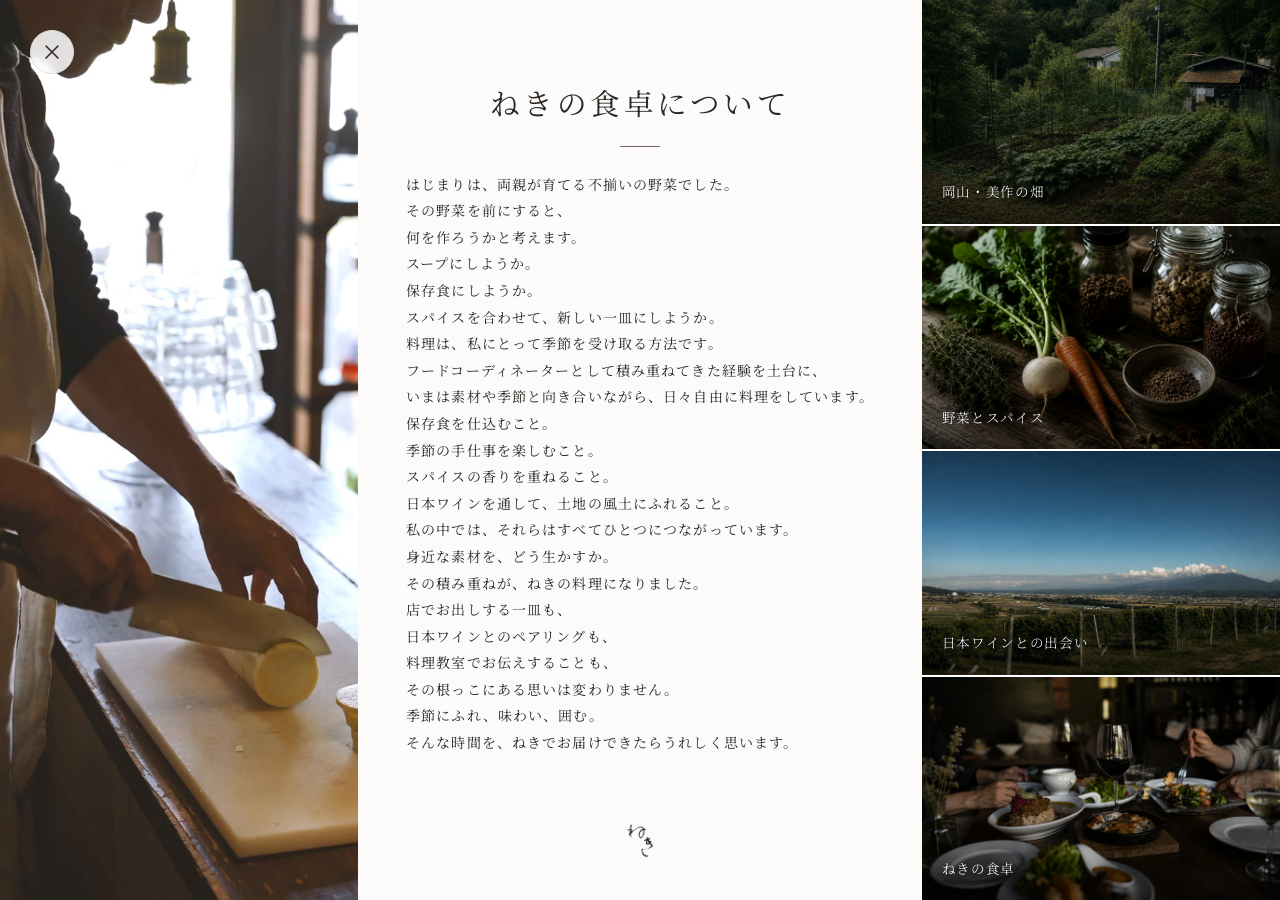
<file: about.html>
<!DOCTYPE html>
<html lang="ja">
<head>
  <meta charset="UTF-8">
  <meta name="google-site-verification" content="pau8K3n42PwT5XDCmUBykVMi8D8VKGGb6kUas_djHOk" />
  <meta name="viewport" content="width=device-width, initial-scale=1.0">
  <meta name="description" content="ねき - 大阪府高槻市。ねきの食卓について、素材や季節と向き合いながら、日々自由に料理をする私たちの想いをお伝えします。">
  <title>ねきの食卓について | ねき</title>
  
  <!-- Google Fonts -->
  <link rel="preconnect" href="https://fonts.googleapis.com">
  <link rel="preconnect" href="https://fonts.gstatic.com" crossorigin>
  <link href="https://fonts.googleapis.com/css2?family=Montserrat:wght@300;400;500;600&family=Noto+Serif+JP:wght@300;400;500;600;700&display=swap" rel="stylesheet">
  
  <!-- CSS Stylesheet -->
  <link rel="stylesheet" href="style.css?v=7">
</head>
<body class="about-page-body">

  <!-- Close Button to Go Back to Top Page -->
  <a href="index.html#about-table" class="about-close-btn" aria-label="閉じる">
    <svg viewBox="0 0 24 24" width="24" height="24">
      <path d="M18 6L6 18M6 6l12 12" stroke="currentColor" stroke-width="1.5" stroke-linecap="round" stroke-linejoin="round"/>
    </svg>
  </a>

  <!-- The mockup 3-column layout as the full page content -->
  <div class="about-table-section full-page-layout">
    <!-- Left Column: Chef image (①) -->
    <div class="about-left-col">
      <img src="img/①.jpg" alt="料理をする様子" class="about-left-img">
    </div>
    
    <!-- Center Column: Concept text -->
    <div class="about-center-col">
      <div class="about-center-content-group">
        <h1 class="about-title">ねきの食卓について</h1>
        <div class="about-divider"></div>
        
        <div class="about-text-container">
          <div class="about-text-line">はじまりは、両親が育てる不揃いの野菜でした。</div>
          <div class="about-text-line">その野菜を前にすると、</div>
          <div class="about-text-line">何を作ろうかと考えます。</div>
          <div class="about-text-line">スープにしようか。</div>
          <div class="about-text-line">保存食にしようか。</div>
          <div class="about-text-line">スパイスを合わせて、新しい一皿にしようか。</div>
          <div class="about-text-line">料理は、私にとって季節を受け取る方法です。</div>
          <div class="about-text-line">フードコーディネーターとして<br class="sp-only-br">積み重ねてきた経験を土台に、</div>
          <div class="about-text-line">いまは素材や季節と向き合いながら、<br class="sp-only-br">日々自由に料理をしています。</div>
          <div class="about-text-line">保存食を仕込むこと。</div>
          <div class="about-text-line">季節の手仕事を楽しむこと。</div>
          <div class="about-text-line">スパイスの香りを重ねること。</div>
          <div class="about-text-line">日本ワインを通して、土地の風土にふれること。</div>
          <div class="about-text-line">私の中では、<br class="sp-only-br">それらはすべてひとつにつながっています。</div>
          <div class="about-text-line">身近な素材を、どう生かすか。</div>
          <div class="about-text-line">その積み重ねが、ねきの料理になりました。</div>
          <div class="about-text-line">店でお出しする一皿も、</div>
          <div class="about-text-line">日本ワインとのペアリングも、</div>
          <div class="about-text-line">料理教室でお伝えすることも、</div>
          <div class="about-text-line">その根っこにある思いは変わりません。</div>
          <div class="about-text-line">季節にふれ、味わい、囲む。</div>
          <div class="about-text-line">そんな時間を、ねきでお届けできたら<br class="sp-only-br">うれしく思います。</div>
        </div>
      </div>
      
      <div class="about-footer-logo">
        <img src="img/ロゴ_dark_transparent.png" alt="ねき" class="about-small-logo">
      </div>
    </div>
    
    <!-- Right Column: Stacked images (② to ⑤) -->
    <div class="about-right-col">
      <div class="about-right-item">
        <img src="img/②.jpg" alt="岡山・美作の畑" class="about-right-img">
        <span class="about-right-label">岡山・美作の畑</span>
      </div>
      <div class="about-right-item">
        <img src="img/③.jpg" alt="野菜とスパイス" class="about-right-img">
        <span class="about-right-label">野菜とスパイス</span>
      </div>
      <div class="about-right-item">
        <img src="img/④.jpg" alt="日本ワインとの出会い" class="about-right-img">
        <span class="about-right-label">日本ワインとの出会い</span>
      </div>
      <div class="about-right-item">
        <img src="img/⑤.jpg" alt="ねきの食卓" class="about-right-img">
        <span class="about-right-label">ねきの食卓</span>
      </div>
    </div>
  </div>

  <!-- JS Scripts -->
  <script src="main.js"></script>
</body>
</html>
</file>
<file: style.css>
/* style.css */

/* --- Design System & Variables --- */
:root {
  --bg-primary: #fcfbf9;     /* Off-white background */
  --bg-header: #0a0a0a;      /* Solid black for header */
  --bg-card: #ffffff;        /* Pure white for cards/calendar */
  --text-primary: #2a2725;    /* Dark warm charcoal for body text */
  --text-secondary: #706864;  /* Muted warm gray/brown for subtitles */
  --text-light: #ffffff;      /* White for dark backgrounds */
  --border-color: #e3deda;    /* Delicate border line color */
  --border-light: #f0edea;    /* Very soft border line */
  
  /* Calendar & Theme Accent Colors */
  --accent-lunch: #d4eaec;    /* Light blue-green for lunch */
  --accent-lunch-text: #324749;
  --accent-dinner: #d3cae5;   /* Light lavender for lunch & dinner */
  --accent-dinner-text: #3c3250;
  --accent-closed: #d0daea;   /* Light gray-blue for closed days */
  --accent-closed-text: #2f3e54;
  --accent-special: #f9f2dd;  /* Soft mustard/gold for special events */
  --accent-special-text: #826e3d;
  --accent-cooking: #f6ddd6;  /* Soft peach/pink for cooking classes */
  --accent-cooking-text: #8c5d53;

  --accent-brand: #3f5551;    /* Primary brand accent */
  
  /* Fonts */
  --font-serif: "Noto Serif JP", "Georgia", serif;
  --font-sans: "Montserrat", "Noto Sans JP", sans-serif;
  
  /* Transitions */
  --transition-smooth: all 0.4s cubic-bezier(0.25, 0.8, 0.25, 1);
  --transition-fast: all 0.2s ease;
}

/* --- Base Reset & Setup --- */
* {
  margin: 0;
  padding: 0;
  box-sizing: border-box;
}

html {
  scroll-behavior: smooth;
  font-size: 16px;
  background-color: var(--bg-primary);
}

body {
  font-family: var(--font-sans);
  color: var(--text-primary);
  line-height: 1.8;
  letter-spacing: 0.05em;
  background-color: var(--bg-primary);
  -webkit-font-smoothing: antialiased;
  -moz-osx-font-smoothing: grayscale;
}

a {
  color: inherit;
  text-decoration: none;
  transition: var(--transition-fast);
}

img {
  max-width: 100%;
  height: auto;
  display: block;
}

li {
  list-style: none;
}

/* --- Utilities --- */
.pc-only-br {
  display: inline;
}

.mobile-text {
  display: none;
}

.full-text {
  display: inline;
}

.container {
  max-width: 1200px;
  margin: 0 auto;
  padding: 0 40px;
}

.serif-font {
  font-family: var(--font-serif);
}

.section-title {
  font-family: var(--font-serif);
  font-size: 1.8rem;
  font-weight: 500;
  margin-bottom: 12px;
  letter-spacing: 0.1em;
}

.section-subtitle {
  font-size: 0.85rem;
  color: var(--text-secondary);
  margin-bottom: 40px;
}

/* --- Header --- */
.main-header {
  position: fixed;
  top: 0;
  left: 0;
  width: 100%;
  height: 100px;
  background-color: transparent;
  z-index: 1000;
  display: flex;
  justify-content: space-between;
  align-items: center;
  padding: 0 80px;
  border-bottom: 1px solid transparent;
  transition: var(--transition-smooth);
}

.main-header.scrolled,
.main-header.menu-open {
  height: 85px;
  background-color: rgba(251, 250, 248, 0.97);
  backdrop-filter: blur(10px);
  border-bottom: 1px solid var(--border-color);
  box-shadow: 0 4px 20px rgba(0, 0, 0, 0.03);
}

.header-logo {
  display: flex;
  align-items: center;
  height: 100%;
}

.logo-img {
  height: 60px;
  width: auto;
  object-fit: contain;
  transition: var(--transition-smooth);
}

.main-header.scrolled .logo-img,
.main-header.menu-open .logo-img {
  height: 50px;
}

.logo-dark {
  display: none;
}

.logo-light {
  display: inline-block;
}

.main-header.scrolled .logo-light,
.main-header.menu-open .logo-light {
  display: none;
}

.main-header.scrolled .logo-dark,
.main-header.menu-open .logo-dark {
  display: inline-block;
}

.nav-menu {
  display: flex;
  align-items: center;
  gap: 50px;
}

.nav-link {
  font-size: 0.95rem;
  color: var(--text-light);
  letter-spacing: 0.15em;
  font-weight: 400;
  opacity: 0.8;
  position: relative;
  padding: 8px 0;
}

.nav-link::after {
  content: '';
  position: absolute;
  bottom: 0;
  left: 0;
  width: 0;
  height: 1px;
  background-color: var(--text-light);
  transition: var(--transition-smooth);
}

.nav-link:hover {
  opacity: 1;
}

.nav-link:hover::after {
  width: 100%;
}

.instagram-icon-link {
  display: flex;
  align-items: center;
  opacity: 0.8;
  color: var(--text-light);
}

.instagram-icon-link:hover {
  opacity: 1;
}

.instagram-icon-link svg {
  width: 18px;
  height: 18px;
  fill: currentColor;
}

/* Mobile Menu Toggle */
.mobile-toggle {
  display: none;
  background: none;
  border: none;
  cursor: pointer;
  padding: 8px;
}

.mobile-toggle span {
  display: block;
  width: 25px;
  height: 1px;
  background-color: var(--text-light);
  margin: 6px 0;
  transition: var(--transition-smooth);
}

/* Scrolled/Menu-open styles for links and toggle */
.main-header.scrolled .nav-link,
.main-header.menu-open .nav-link {
  color: var(--text-primary);
}

.main-header.scrolled .nav-link::after,
.main-header.menu-open .nav-link::after {
  background-color: var(--text-primary);
}

.main-header.scrolled .instagram-icon-link,
.main-header.menu-open .instagram-icon-link {
  color: var(--text-primary);
}

.main-header.scrolled .mobile-toggle span,
.main-header.menu-open .mobile-toggle span {
  background-color: var(--text-primary);
}

/* --- Hero Section --- */
.hero-section {
  position: relative;
  width: 100%;
  height: 100vh;
  height: 100dvh;
  overflow: hidden;
  display: flex;
  justify-content: center;
  align-items: center;
  color: var(--text-light);
  background-color: #000;
}

.hero-video-container {
  position: absolute;
  top: 0;
  left: 0;
  width: 100%;
  height: 100%;
  z-index: 1;
  background-color: #000;
}

.hero-video {
  width: 100%;
  height: 100%;
  object-fit: contain;
}

.hero-overlay {
  position: absolute;
  top: 0;
  left: 0;
  width: 100%;
  height: 100%;
  background-color: rgba(0, 0, 0, 0.45); /* Elegant dark overlay to make text readable */
  z-index: 2;
}

.hero-content {
  position: relative;
  z-index: 3;
  text-align: center;
  padding: 0 20px;
  max-width: calc(100vh * 9 / 16);
  max-width: calc(100dvh * 9 / 16);
  width: 100%;
  box-sizing: border-box;
}

.hero-text {
  font-family: var(--font-serif);
  font-size: 2.3vh;
  font-size: 2.3dvh;
  line-height: 1.5;
  font-weight: 400;
  letter-spacing: 0.18em;
  white-space: nowrap;
  opacity: 0;
  animation: heroTextSequence 7s ease forwards;
}

/* Scroll Down Indicator */
.scroll-indicator {
  position: absolute;
  bottom: 40px;
  left: 50%;
  transform: translateX(-50%);
  z-index: 3;
  text-align: center;
  color: var(--text-light);
  font-size: 0.75rem;
  letter-spacing: 0.2em;
  opacity: 0.8;
  animation: bounce 2s infinite;
  display: flex;
  flex-direction: column;
  align-items: center;
  gap: 8px;
}

.scroll-indicator span {
  font-weight: 300;
}

.scroll-indicator svg {
  width: 16px;
  height: 16px;
  fill: currentColor;
}

/* --- Section Commons --- */
.section-padding {
  padding: 100px 0;
  border-bottom: 1px solid var(--border-light);
}

/* --- Business Style (営業スタイル) --- */
.style-section {
  background-color: var(--bg-primary);
}

.style-intro {
  text-align: center;
  margin-bottom: 80px;
  font-family: var(--font-sans);
  color: var(--text-primary);
  font-size: 1.2rem;
  line-height: 2.6;
  letter-spacing: 0.08em;
}

.style-intro p {
  margin-bottom: 12px;
}

.style-intro p:last-child {
  margin-bottom: 0;
}

.style-grid {
  display: grid;
  grid-template-columns: repeat(3, 1fr);
  gap: 40px;
}

.style-card {
  border: 1px solid var(--border-color);
  padding: 60px 30px;
  text-align: center;
  display: flex;
  flex-direction: column;
  align-items: center;
  transition: var(--transition-smooth);
  background-size: cover;
  background-position: center;
  background-repeat: no-repeat;
  position: relative;
  overflow: hidden;
  color: #ffffff;
  min-height: 380px;
}

.style-card::before {
  content: '';
  position: absolute;
  top: 0;
  left: 0;
  width: 100%;
  height: 100%;
  background-color: rgba(0, 0, 0, 0.45); /* Elegant dark overlay to make text readable */
  transition: var(--transition-smooth);
  z-index: 1;
}

.style-card > * {
  position: relative;
  z-index: 2;
}

.style-card:hover {
  transform: translateY(-5px);
  box-shadow: 0 12px 30px rgba(0, 0, 0, 0.15);
}

.style-card:hover::before {
  background-color: rgba(0, 0, 0, 0.55); /* Darken slightly on hover */
}

/* Background Images */
.style-card.lunch-card {
  background-image: url('img/昼.jpg');
}

.style-card.alacarte-card {
  background-image: url('img/アラカルト.jpg');
}

.style-card.course-card {
  background-image: url('img/おまかせコース.jpg');
}

.card-title {
  font-family: var(--font-serif);
  font-size: 1.25rem;
  font-weight: 500;
  margin-bottom: 20px;
  color: #ffffff;
  display: flex;
  flex-direction: column;
  gap: 6px;
}

.card-subtitle {
  font-size: 0.85rem;
  font-weight: normal;
  color: rgba(255, 255, 255, 0.8);
  margin-top: 4px;
  display: block;
}

.card-divider {
  width: 40px;
  height: 1px;
  background-color: rgba(255, 255, 255, 0.4);
  margin-bottom: 24px;
}

.card-details {
  font-size: 0.9rem;
  color: rgba(255, 255, 255, 0.9);
  line-height: 2.2;
  flex-grow: 1;
}

.card-details strong {
  font-weight: 500;
}

.card-button {
  margin-top: 30px;
  display: inline-block;
  padding: 12px 30px;
  border: 1px solid rgba(255, 255, 255, 0.6);
  font-size: 0.8rem;
  letter-spacing: 0.1em;
  color: #ffffff;
  transition: var(--transition-smooth);
  background-color: transparent;
}

.card-button:hover {
  background-color: #ffffff;
  color: var(--text-primary);
  border-color: #ffffff;
}

/* --- Calendar (営業日カレンダー) --- */
.calendar-section {
  background-color: #fcfbf9;
}

.calendar-layout {
  display: flex;
  flex-direction: column;
  gap: 30px;
}

.calendar-info {
  display: flex;
  flex-direction: column;
  justify-content: flex-start;
}

.calendar-info .section-subtitle {
  margin-bottom: 16px;
}

.calendar-legend {
  margin: 0;
  display: flex;
  flex-direction: row;
  flex-wrap: wrap;
  gap: 24px;
}

.legend-item {
  display: flex;
  align-items: center;
  gap: 12px;
  font-size: 0.85rem;
}

.legend-color {
  width: 16px;
  height: 16px;
  border-radius: 50%;
  display: inline-block;
}

.legend-color.lunch { background-color: var(--accent-lunch); }
.legend-color.dinner { background-color: var(--accent-dinner); }
.legend-color.closed { background-color: var(--accent-closed); }
.legend-color.special { background-color: var(--accent-special); }
.legend-color.cooking { background-color: var(--accent-cooking); }

/* Mock Calendar Table Styles */
.calendar-wrapper {
  background-color: var(--bg-card);
  border: 1px solid var(--border-color);
  padding: 40px;
  width: 100%;
}

@media (max-width: 768px) {
  .calendar-wrapper {
    padding: 15px;
  }
}

/* Google Calendar Embed Container */
.google-calendar-container {
  width: 100%;
  height: 560px; /* Cropped container height (600px - 40px) */
  overflow: hidden;
  position: relative;
}

.google-calendar-container iframe {
  position: absolute;
  top: 0;
  left: 0;
  width: 100%;
  height: 600px; /* Over-height to push bottom bar (timezone, "+Google Calendar" button) outside container */
  border: 0;
  display: block;
}

@media (max-width: 768px) {
  .google-calendar-container {
    height: 440px; /* Cropped container height on mobile (480px - 40px) */
  }
  .google-calendar-container iframe {
    height: 480px; /* Over-height on mobile */
  }
}

.calendar-header {
  display: flex;
  justify-content: space-between;
  align-items: center;
  margin-bottom: 30px;
}

.calendar-month-title {
  font-family: var(--font-serif);
  font-size: 1.4rem;
  font-weight: 500;
  letter-spacing: 0.05em;
}

.calendar-nav-buttons {
  display: flex;
  align-items: center;
  gap: 10px;
}

.cal-btn {
  background: none;
  border: 1px solid var(--border-color);
  padding: 6px 16px;
  font-size: 0.8rem;
  cursor: pointer;
  transition: var(--transition-fast);
  color: var(--text-primary);
}

.cal-btn.nav-arrow {
  padding: 6px 12px;
}

.cal-btn:hover {
  background-color: var(--bg-primary);
  border-color: var(--text-secondary);
}

.calendar-grid {
  width: 100%;
  border-collapse: collapse;
}

.calendar-grid th,
.calendar-grid td {
  width: 14.28%;
  border: 1px solid var(--border-light);
  text-align: left;
  vertical-align: top;
}

.calendar-grid th {
  padding: 12px 10px;
  font-size: 0.85rem;
  font-weight: 500;
  color: var(--text-secondary);
  background-color: #faf9f6;
  text-align: center;
}

.calendar-grid th:first-child { color: #c08c85; } /* Sunday */
.calendar-grid th:last-child { color: #85a2c0; }  /* Saturday */

.calendar-grid td {
  height: 90px;
  padding: 8px 10px;
}

.day-number {
  font-size: 0.85rem;
  font-weight: 500;
  color: var(--text-primary);
  margin-bottom: 6px;
}

.other-month {
  background-color: #faf9f6;
}

.other-month .day-number {
  color: #c4beba;
}

/* Event styles in calendar */
.calendar-event {
  font-size: 0.72rem;
  padding: 4px 6px;
  border-radius: 2px;
  letter-spacing: 0px;
  text-align: center;
  font-weight: 500;
  line-height: 1.3;
}

.calendar-event.lunch-only {
  background-color: var(--accent-lunch);
  color: var(--accent-lunch-text);
}

.calendar-event.lunch-dinner {
  background-color: var(--accent-dinner);
  color: var(--accent-dinner-text);
}

.calendar-event.closed-day {
  background-color: var(--accent-closed);
  color: var(--accent-closed-text);
}

.calendar-event.special-day {
  background-color: var(--accent-special);
  color: var(--accent-special-text);
}

.calendar-event.cooking-class {
  background-color: var(--accent-cooking);
  color: var(--accent-cooking-text);
}

/* --- About Table Banner Section (Top Page) --- */
.about-table-banner-section {
  background-color: var(--bg-primary);
  text-align: left;
  border-bottom: 1px solid var(--border-color);
}

.about-banner-content {
  max-width: 600px;
  margin: 0 auto 0 0;
  display: flex;
  flex-direction: column;
  align-items: flex-start;
}

.about-banner-btn {
  margin-top: 24px;
  font-family: var(--font-sans);
  font-size: 0.9rem;
  font-weight: 500;
  color: var(--text-primary);
  text-decoration: none;
  display: inline-flex;
  align-items: center;
  gap: 8px;
  border-bottom: 1px solid var(--text-primary);
  padding-bottom: 4px;
  transition: opacity 0.3s ease, gap 0.3s ease;
}

.about-banner-btn:hover {
  opacity: 0.7;
  gap: 12px;
}

.about-banner-btn .arrow-icon {
  width: 16px;
  height: 16px;
}


/* --- About Table Section (ねきの食卓について) --- */
.about-table-section {
  display: grid;
  grid-template-columns: 28% 44% 28%;
  background-color: var(--bg-primary);
  width: 100%;
  overflow: hidden;
  box-sizing: border-box;
}

.about-left-col {
  width: 100%;
  height: 100%;
  overflow: hidden;
}

.about-left-img {
  width: 100%;
  height: 100%;
  object-fit: cover;
  display: block;
}

.about-center-col {
  padding: 60px 40px;
  display: flex;
  flex-direction: column;
  align-items: center;
  justify-content: space-between;
  background-color: var(--bg-primary);
  box-sizing: border-box;
}

.about-center-content-group {
  margin-top: auto;
  margin-bottom: auto;
  width: 100%;
  display: flex;
  flex-direction: column;
  align-items: center;
}

.about-title {
  font-family: var(--font-serif);
  font-size: 2.1rem;
  font-weight: 400;
  letter-spacing: 0.12em;
  color: var(--text-primary);
  margin-bottom: 24px;
  text-align: center;
}

.about-divider {
  width: 40px;
  height: 1px;
  background-color: var(--text-secondary);
  margin: 0 auto 40px auto;
}

.sp-only-br {
  display: none;
}

.about-text-container {
  width: fit-content;
  max-width: 100%;
  margin: 0 auto;
  display: flex;
  flex-direction: column;
  align-items: flex-start;
  gap: 10px;
}

.about-text-line {
  font-family: var(--font-serif);
  font-size: 15px;
  font-weight: 400;
  line-height: 2.3;
  letter-spacing: 0.08em;
  color: var(--text-primary);
  text-align: left;
  white-space: nowrap; /* Keep on a single line */
}

.about-footer-logo {
  margin-top: 30px;
  display: flex;
  justify-content: center;
  align-items: center;
}

.about-small-logo {
  height: 38px;
  width: auto;
  opacity: 0.85;
}

.about-right-col {
  display: flex;
  flex-direction: column;
  gap: 2px; /* White space gaps between images */
  background-color: #ffffff; /* White color for the gaps */
  width: 100%;
  height: 100%;
}

.about-right-item {
  flex: 1;
  position: relative;
  overflow: hidden;
}

.about-right-img {
  width: 100%;
  height: 100%;
  object-fit: cover;
  display: block;
  transition: transform 0.6s ease;
}

.about-right-item:hover .about-right-img {
  transform: scale(1.04);
}

.about-right-label {
  position: absolute;
  bottom: 20px;
  left: 20px;
  right: 20px;
  color: var(--text-light);
  font-family: var(--font-serif);
  font-size: 0.85rem;
  letter-spacing: 0.05em;
  font-weight: 300;
  text-shadow: 1px 1px 3px rgba(0, 0, 0, 0.4);
  pointer-events: none;
  z-index: 2;
  opacity: 1; /* Always visible */
}

.about-right-item::after {
  content: '';
  position: absolute;
  top: 0;
  left: 0;
  right: 0;
  bottom: 0;
  background: linear-gradient(to top, rgba(0,0,0,0.5) 0%, rgba(0,0,0,0) 50%);
  pointer-events: none;
  z-index: 1;
  opacity: 1; /* Always visible */
}

/* --- Instagram Section --- */
.instagram-section {
  background-color: var(--bg-primary);
}

.instagram-header {
  display: flex;
  justify-content: space-between;
  align-items: center;
  margin-bottom: 40px;
}

.instagram-title-area {
  flex-grow: 1;
}

.instagram-title-area .section-subtitle {
  margin-bottom: 0;
}

.instagram-follow-box {
  display: flex;
  flex-direction: row;
  align-items: center;
  gap: 20px;
}

.follow-btn {
  display: inline-flex;
  align-items: center;
  gap: 14px;
  padding: 18px 45px;
  border: 1px solid var(--border-color);
  font-size: 1.25rem;
  background-color: var(--bg-card);
  transition: var(--transition-smooth);
}

.follow-btn:hover {
  background-color: var(--text-primary);
  color: var(--bg-card);
  border-color: var(--text-primary);
}

.follow-btn svg {
  width: 22px;
  height: 22px;
  fill: currentColor;
}

.instagram-grid {
  display: flex;
  overflow-x: auto;
  gap: 40px;
  padding-bottom: 24px;
  scroll-snap-type: x mandatory;
  -webkit-overflow-scrolling: touch;
}

/* Elegant scrollbar styling */
.instagram-grid::-webkit-scrollbar {
  height: 6px;
}
.instagram-grid::-webkit-scrollbar-track {
  background: var(--border-light);
  border-radius: 3px;
}
.instagram-grid::-webkit-scrollbar-thumb {
  background: var(--text-secondary);
  border-radius: 3px;
}
.instagram-grid::-webkit-scrollbar-thumb:hover {
  background: var(--text-primary);
}

.instagram-item {
  position: relative;
  flex: 0 0 346px;
  height: 380px;
  overflow: hidden;
  background-color: #ddd;
  scroll-snap-align: start;
  border: 1px solid var(--border-color);
  transition: var(--transition-smooth);
}

.instagram-img {
  width: 100%;
  height: 100%;
  object-fit: cover;
  transition: var(--transition-smooth);
}

.instagram-overlay {
  position: absolute;
  top: 0;
  left: 0;
  width: 100%;
  height: 100%;
  background-color: rgba(0, 0, 0, 0.4);
  opacity: 0;
  display: flex;
  justify-content: center;
  align-items: center;
  transition: var(--transition-smooth);
  z-index: 2;
  color: var(--text-light);
}

.instagram-overlay svg {
  width: 28px;
  height: 28px;
  fill: currentColor;
  transform: scale(0.8);
  transition: var(--transition-smooth);
}

.instagram-item:hover .instagram-img {
  transform: scale(1.08);
}

.instagram-item:hover .instagram-overlay {
  opacity: 1;
}

.instagram-item:hover .instagram-overlay svg {
  transform: scale(1);
}

/* --- STORES Section --- */
.stores-section {
  margin-top: 50px;
  display: flex;
  justify-content: center;
}

.stores-link-btn {
  display: inline-flex;
  align-items: center;
  gap: 12px;
  padding: 18px 45px;
  border: 1px solid var(--border-color);
  font-family: var(--font-serif);
  font-size: 1.15rem;
  letter-spacing: 0.08em;
  background-color: var(--bg-card);
  transition: var(--transition-smooth);
}

.stores-link-btn:hover {
  background-color: var(--text-primary);
  color: var(--bg-card);
  border-color: var(--text-primary);
}

.stores-link-btn .external-icon {
  width: 18px;
  height: 18px;
  fill: currentColor;
  transition: var(--transition-smooth);
}

/* --- Access / Info / Footer Area --- */
.access-section {
  background-color: #faf9f6;
}

.access-grid {
  display: grid;
  grid-template-columns: 1fr 1.2fr;
  gap: 50px;
}

.first-time-block {
  margin-top: 60px;
  border-top: 1px solid var(--border-light);
  padding-top: 40px;
}

.access-col {
  display: flex;
  flex-direction: column;
}


.access-text-block {
  font-size: 0.9rem;
  line-height: 2.2;
}

.access-text-block p {
  margin-bottom: 16px;
}

.access-text-block strong {
  font-weight: 500;
}

.access-map-wrapper {
  width: 100%;
  height: 280px;
  background-color: #e0e0e0;
  border: 1px solid var(--border-color);
  position: relative;
}

.access-map-wrapper iframe {
  width: 100%;
  height: 100%;
  border: 0;
}

.first-time-list {
  display: grid;
  grid-template-columns: repeat(2, 1fr);
  gap: 16px 60px;
  font-size: 0.9rem;
  line-height: 2.2;
}

.first-time-list li {
  position: relative;
  padding-left: 16px;
}

.first-time-list li::before {
  content: '・';
  position: absolute;
  left: 0;
  color: var(--text-secondary);
}

/* --- Footer --- */
.main-footer {
  background-color: #faf9f6;
  padding: 80px 0;
  text-align: center;
  border-top: 1px solid var(--border-light);
}

.copyright {
  font-size: 0.75rem;
  color: var(--text-secondary);
  letter-spacing: 0.1em;
}

/* --- Animations --- */
@keyframes heroTextSequence {
  0% {
    opacity: 0;
    transform: translateY(20px);
    animation-timing-function: ease-out;
  }
  28.57% { /* 2s */
    opacity: 1;
    transform: translateY(0);
  }
  85.71% { /* 6s */
    opacity: 1;
    transform: translateY(0);
    animation-timing-function: ease-in;
  }
  100% { /* 7s */
    opacity: 0;
    transform: translateY(0);
  }
}

@keyframes fadeInUp {
  from {
    opacity: 0;
    transform: translateY(20px);
  }
  to {
    opacity: 1;
    transform: translateY(0);
  }
}

@keyframes bounce {
  0%, 20%, 50%, 80%, 100% {
    transform: translate(-50%, 0);
  }
  40% {
    transform: translate(-50%, -10px);
  }
  60% {
    transform: translate(-50%, -5px);
  }
}

/* --- Modal Overlay & Popup Layout --- */
.style-modal {
  position: fixed;
  top: 0;
  left: 0;
  width: 100%;
  height: 100%;
  z-index: 2000;
  display: flex;
  justify-content: center;
  align-items: center;
  opacity: 0;
  pointer-events: none;
  transition: opacity 0.4s cubic-bezier(0.25, 0.8, 0.25, 1);
}

.style-modal.active {
  opacity: 1;
  pointer-events: all;
}

.modal-backdrop {
  position: absolute;
  top: 0;
  left: 0;
  width: 100%;
  height: 100%;
  background-color: rgba(10, 10, 10, 0.8);
  backdrop-filter: blur(8px);
}

.modal-container {
  position: relative;
  width: 900px;
  max-width: 90%;
  background-color: var(--bg-primary);
  border: 1px solid var(--border-color);
  box-shadow: 0 30px 70px rgba(0, 0, 0, 0.3);
  display: flex;
  z-index: 2002;
  transform: translateY(30px);
  transition: transform 0.4s cubic-bezier(0.25, 0.8, 0.25, 1);
  overflow: hidden;
}

.style-modal.active .modal-container {
  transform: translateY(0);
}

.modal-close-btn {
  position: absolute;
  top: 20px;
  right: 20px;
  background: none;
  border: none;
  font-size: 2rem;
  color: var(--text-primary);
  cursor: pointer;
  z-index: 2005;
  transition: var(--transition-fast);
  width: 40px;
  height: 40px;
  display: flex;
  justify-content: center;
  align-items: center;
  border-radius: 50%;
  background-color: rgba(255, 255, 255, 0.8);
  box-shadow: 0 4px 10px rgba(0, 0, 0, 0.05);
}

.modal-close-btn:hover {
  background-color: #ffffff;
  transform: scale(1.05);
}

.modal-image-col {
  width: 50%;
  min-height: 500px;
  overflow: hidden;
  position: relative;
  display: flex;
}

.modal-img {
  width: 100%;
  height: 100%;
  object-fit: cover;
  display: block;
}

.modal-content-col {
  width: 50%;
  padding: 60px 50px;
  display: flex;
  flex-direction: column;
  justify-content: center;
  background-color: var(--bg-primary);
}

.modal-content-col .modal-title {
  font-family: var(--font-serif);
  font-size: 1.5rem;
  font-weight: 500;
  line-height: 1.6;
  margin-bottom: 24px;
  color: var(--text-primary);
}

.modal-content-col .modal-divider {
  width: 50px;
  height: 1px;
  background-color: var(--accent-brand);
  margin-bottom: 30px;
}

.modal-content-col .modal-details {
  font-size: 1rem;
  color: var(--text-primary);
  line-height: 2.2;
}

.modal-content-col .modal-details p {
  margin-bottom: 12px;
}

.modal-content-col .modal-details strong {
  font-weight: 500;
  color: var(--accent-brand);
}

.modal-content-col .modal-btn {
  margin-top: 40px;
  display: inline-block;
  align-self: flex-start;
  padding: 12px 30px;
  border: 1px solid var(--text-primary);
  font-size: 0.8rem;
  letter-spacing: 0.15em;
  color: var(--text-primary);
  transition: var(--transition-smooth);
  background-color: transparent;
}

.modal-content-col .modal-btn:hover {
  background-color: var(--text-primary);
  color: var(--bg-card);
}

/* --- Vertical Layout for Modal (Mobile & Portrait) --- */
.modal-container.vertical-layout {
  flex-direction: column;
  max-height: 90vh;
  overflow-y: auto;
}

.modal-container.vertical-layout .modal-image-col {
  width: 100%;
  height: auto;
  min-height: auto;
  display: block;
}

.modal-container.vertical-layout .modal-img {
  width: 100%;
  height: auto;
  object-fit: contain;
  display: block;
}

.modal-container.vertical-layout .modal-content-col {
  width: 100%;
  padding: 40px 30px;
}

.modal-container.vertical-layout .modal-close-btn {
  top: 15px;
  right: 15px;
  width: 36px;
  height: 36px;
  font-size: 1.6rem;
}

/* Fallback/standard media query for narrow screens */
@media (max-width: 900px) {
  .about-page-body {
    overflow-y: auto;
  }

  .hero-section {
    height: 100vh;
    height: 100dvh;
    width: 100%;
    aspect-ratio: auto;
    max-height: none;
  }

  .hero-video {
    width: 100% !important;
    height: 100% !important;
    object-fit: cover !important;
  }

  .hero-content {
    max-width: 100%;
    padding: 0 15px;
  }

  .hero-text {
    font-size: min(1.2rem, 4.8vw);
    letter-spacing: 0.15em;
    white-space: nowrap;
  }

  .section-padding {
    padding: 60px 0;
  }

  .style-section {
    padding-top: 40px;
  }

  .modal-container {
    flex-direction: column;
    max-height: 90vh;
    overflow-y: auto;
  }
  
  .modal-image-col {
    width: 100%;
    height: auto;
    min-height: auto;
    display: block;
  }
  
  .modal-img {
    width: 100%;
    height: auto;
    object-fit: contain;
    display: block;
  }
  
  .modal-content-col {
    width: 100%;
    padding: 40px 30px;
  }
  
  .modal-close-btn {
    top: 15px;
    right: 15px;
    width: 36px;
    height: 36px;
    font-size: 1.6rem;
  }

  .stores-link-btn {
    padding: 16px 24px;
    font-size: 0.95rem;
    width: 100%;
    max-width: 320px;
    justify-content: center;
  }

  .style-intro {
    margin-bottom: 50px;
    font-size: 1.15rem;
    line-height: 2.5;
    padding: 0 10px;
  }
  .style-intro p {
    margin-bottom: 10px;
  }

  .section-subtitle {
    font-size: 1.15rem;
  }
  
  .legend-item {
    font-size: 1.15rem;
  }

  .legend-color {
    width: 18px;
    height: 18px;
  }

  .access-text-block {
    font-size: 1.15rem;
    line-height: 2.3;
  }

  .first-time-list {
    font-size: 1.15rem;
    line-height: 2.3;
  }
}

/* Tap Notice for Style Cards (Responsive / Touch only) */
.style-note {
  display: none;
}

@media (max-width: 900px), (hover: none) {
  .style-note {
    display: block;
    text-align: center;
    font-size: 0.95rem;
    color: var(--text-secondary);
    margin-top: 24px;
    letter-spacing: 0.05em;
  }
}

/* --- About Table Section Responsive --- */
@media (max-width: 900px) {
  .about-page-body {
    overflow-y: auto !important;
  }

  .about-table-section.full-page-layout {
    grid-template-columns: 1fr;
    height: auto !important;
    overflow: visible !important;
  }
  
  .about-table-section.full-page-layout .about-left-col {
    height: 400px;
  }
  
  .about-table-section.full-page-layout .about-center-col {
    height: auto !important;
    min-height: auto;
    padding: 80px 24px; /* Equal top and bottom padding for vertical centering */
    display: flex;
    flex-direction: column;
    justify-content: center;
    align-items: center;
  }
  .about-table-section.full-page-layout .about-text-container {
    margin-top: 30px;
    margin-bottom: 30px;
    width: 100%;
    max-width: 500px;
    display: flex;
    flex-direction: column;
    align-items: flex-start;
    gap: 8px;
    box-sizing: border-box;
    padding: 0 16px;
    margin: 0 auto;
  }
  
  .sp-only-br {
    display: inline;
  }

  .about-table-section.full-page-layout .about-text-line {
    width: 100%;
    font-size: 11.5px;
    line-height: 2.2;
    white-space: nowrap;
    text-align: left;
    letter-spacing: 0.05em;
  }
  
  .about-table-section.full-page-layout .about-right-col {
    display: grid;
    grid-template-columns: 1fr;
    height: auto;
    gap: 2px;
    background-color: #ffffff;
    padding: 0;
    box-sizing: border-box;
  }
  
  .about-table-section.full-page-layout .about-right-item {
    position: relative;
    display: block;
    aspect-ratio: 1 / 1;
    height: auto;
    overflow: hidden;
  }
  
  .about-table-section.full-page-layout .about-right-img {
    width: 100%;
    height: 100%;
    object-fit: cover;
    border-radius: 0;
    display: block;
  }

  .about-table-section.full-page-layout .about-right-label {
    position: absolute;
    bottom: 20px;
    left: 16px;
    right: 16px;
    margin: 0;
    text-align: left; /* Align left to match PC/Mock version */
    color: #ffffff; /* White text */
    font-family: var(--font-serif);
    font-size: min(0.85rem, 3.5vw); /* Reduced one size for a more delicate look */
    font-weight: 400; /* Regular weight to match mock */
    letter-spacing: 0.08em;
    text-shadow: 1px 1px 4px rgba(0, 0, 0, 0.7); /* Strong text shadow for readability */
    z-index: 2;
    opacity: 1; /* Always visible */
    pointer-events: none;
    line-height: 1.4;
  }

  .about-table-section.full-page-layout .about-right-item::after {
    display: block;
    content: '';
    position: absolute;
    top: 0;
    left: 0;
    right: 0;
    bottom: 0;
    background: linear-gradient(to top, rgba(0,0,0,0.65) 0%, rgba(0,0,0,0) 60%);
    pointer-events: none;
    z-index: 1;
    opacity: 1; /* Always visible */
  }
  
  .about-close-btn {
    top: 20px;
    left: 20px;
    background-color: var(--bg-card);
  }
}

@media (max-width: 600px) {
  .about-table-section.full-page-layout .about-center-col {
    padding: 60px 20px; /* Reduced horizontal padding for smaller mobile screens */
  }

  .about-table-section.full-page-layout .about-text-container {
    padding: 0 8px;
  }

  .about-table-section.full-page-layout .about-text-line {
    font-size: 10px;
    line-height: 2.2;
    white-space: nowrap;
    letter-spacing: 0.04em;
  }


  
  .about-table-section.full-page-layout .about-title {
    font-size: 1.7rem; /* Increased from 1.5rem */
  }
}

/* --- About Detail Page (about.html) Full Page Styles --- */
.about-page-body {
  margin: 0;
  padding: 0;
  overflow-y: hidden; /* Prevent scrolling on PC */
  overflow-x: hidden;
  background-color: var(--bg-primary);
}

.about-close-btn {
  position: fixed;
  top: 30px;
  left: 30px;
  z-index: 100;
  color: var(--text-primary);
  background-color: rgba(255, 255, 255, 0.85);
  border: 1px solid var(--border-color);
  width: 44px;
  height: 44px;
  border-radius: 50%;
  display: flex;
  justify-content: center;
  align-items: center;
  text-decoration: none;
  transition: all 0.3s ease;
  backdrop-filter: blur(4px);
}

.about-close-btn:hover {
  background-color: var(--text-primary);
  color: var(--text-light);
  border-color: var(--text-primary);
  transform: rotate(90deg);
}

.about-table-section.full-page-layout {
  height: 100vh; /* Fixed height on PC */
  width: 100vw;
  border-bottom: none;
  overflow: hidden;
}

/* Adjust about-center-col padding to fit content vertically */
.about-table-section.full-page-layout .about-center-col {
  height: 100vh; /* Fixed height */
  padding: 40px 40px; /* Reduced vertical padding */
  display: flex;
  flex-direction: column;
  justify-content: space-between;
  align-items: center;
  box-sizing: border-box;
}

.about-table-section.full-page-layout .about-title {
  font-size: 1.85rem;
  margin-bottom: 16px;
}

.about-table-section.full-page-layout .about-divider {
  margin: 0 auto 24px auto;
}

.about-table-section.full-page-layout .about-text-container {
  margin-top: 0;
  margin-bottom: 0;
  gap: 0; /* Remove gaps on PC to prevent overflow */
}

.about-table-section.full-page-layout .about-text-line {
  font-size: 14px; /* Reduced for better vertical fit */
  line-height: 1.9; /* Compact and clean line spacing */
}

@media (min-width: 901px) {
  .about-table-section.full-page-layout {
    height: 100vh; /* Fixed height on PC */
    width: 100vw;
    border-bottom: none;
    overflow: hidden;
  }

  .about-table-section.full-page-layout .about-right-col {
    height: 100vh;
  }

  .about-table-section.full-page-layout .about-right-item {
    flex: 1 1 0;
    min-height: 0;
  }

  /* Adjustments for shorter PC screens to prevent any overflow/scroll of the text and content */
  @media (max-height: 850px) {
    .about-table-section.full-page-layout .about-center-col {
      padding: 30px 40px;
    }
    .about-table-section.full-page-layout .about-title {
      font-size: 1.7rem;
      margin-bottom: 12px;
    }
    .about-table-section.full-page-layout .about-divider {
      margin: 0 auto 20px auto;
    }
    .about-table-section.full-page-layout .about-text-line {
      font-size: 13px;
      line-height: 1.8;
    }
    .about-footer-logo {
      margin-top: 20px;
    }
    .about-small-logo {
      height: 32px;
    }
  }

  @media (max-height: 750px) {
    .about-table-section.full-page-layout .about-center-col {
      padding: 20px 40px;
    }
    .about-table-section.full-page-layout .about-title {
      font-size: 1.5rem;
      margin-bottom: 8px;
    }
    .about-table-section.full-page-layout .about-divider {
      margin: 0 auto 16px auto;
    }
    .about-table-section.full-page-layout .about-text-line {
      font-size: 12px;
      line-height: 1.75;
    }
    .about-footer-logo {
      margin-top: 15px;
    }
    .about-small-logo {
      height: 28px;
    }
  }
}
</file>
